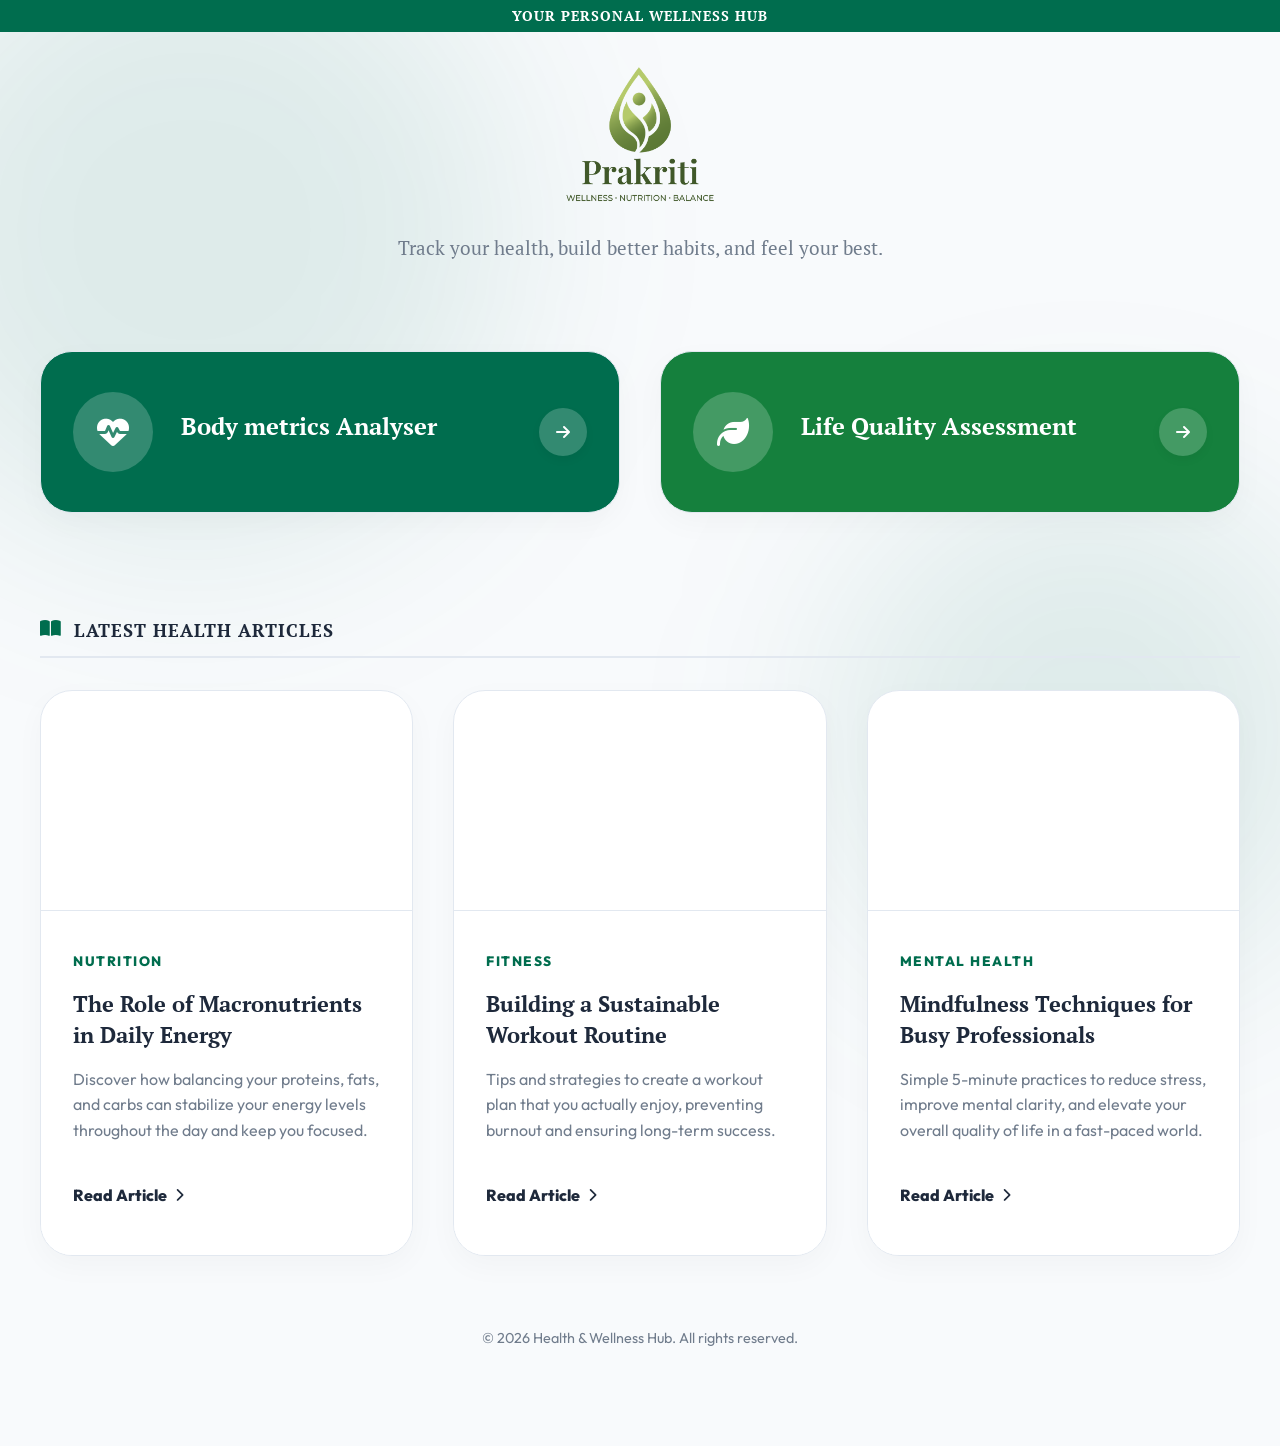
<file: index.html>
<!DOCTYPE html>
<html lang="en">
<head>
    <meta charset="UTF-8">
    <meta name="viewport" content="width=device-width, initial-scale=1.0">
    <title>Health & Wellness Hub</title>
    <link href="https://fonts.googleapis.com/css2?family=Outfit:wght@300;400;500;600;700;800&family=PT+Serif:wght@400;700&display=swap" rel="stylesheet">
    <link rel="stylesheet" href="https://cdnjs.cloudflare.com/ajax/libs/font-awesome/6.4.0/css/all.min.css">
    <link rel="stylesheet" href="styles.css">
    <link rel="stylesheet" href="home.css">
</head>
<body>
    <div class="background-blobs">
        <div class="blob blob-1"></div>
        <div class="blob blob-2"></div>
    </div>
    <div class="top-bar">
        <span class="top-bar-title">Your Personal Wellness Hub</span>
    </div>

    <div class="app-container home-container">
        <header class="header" style="text-align: center; margin-bottom: 1rem;">
            <div class="logo" style="margin-bottom: 1.5rem;">
                <a href="index.html">
                    <img src="assets/Prakriti - logo.png" alt="MyPrakrit Logo" class="logo-img" style="height: 140px; width: auto; object-fit: contain;">
                </a>
            </div>
            <h3 class="subtitle" style="font-size: 1.2rem; font-weight: 500; color: var(--text-muted); max-width: 600px; margin: 0 auto; line-height: 1.5;">Track your health, build better habits, and feel your best.</h3>
        </header>

        <style>
            .top-bar {
                position: absolute;
                top: 0;
                left: 0;
                width: 100%;
                display: flex;
                align-items: center;
                justify-content: center;
                padding: 0.35rem 1rem;
                background-color: var(--primary); /* Update to new primary teal */
            }
            .top-bar-title {
                font-family: 'PT Serif', serif;
                font-size: 0.85rem;
                font-weight: 700;
                color: #ffffff;
                text-transform: uppercase;
                letter-spacing: 1px;
            }
            
            .nav-card.bg-health {
                background-color: var(--primary) !important; /* Update to new primary teal */
            }
            .nav-card.bg-health h3, .nav-card.bg-health p, .nav-card.bg-health i {
                color: #ffffff !important;
            }
            .nav-card.bg-health .nav-card-icon, .nav-card.bg-health .nav-card-arrow {
                background-color: rgba(255, 255, 255, 0.2) !important;
            }

            .nav-card.bg-nature {
                background-color: #15803d !important; /* Leaf Green */
            }
            .nav-card.bg-nature h3, .nav-card.bg-nature p, .nav-card.bg-nature i {
                color: #ffffff !important;
            }
            .nav-card.bg-nature .nav-card-icon, .nav-card.bg-nature .nav-card-arrow {
                background-color: rgba(255, 255, 255, 0.2) !important;
            }
            
            @media screen and (max-width: 768px) {
                .top-bar {
                    padding: 0.5rem 1rem;
                }
                .top-bar-title {
                    font-size: 0.95rem;
                }
                
                /* Mobile 2-grid for cards */
                .cards-grid {
                    grid-template-columns: repeat(2, 1fr) !important;
                    gap: 0.75rem !important;
                }
                .nav-card {
                    padding: 1.25rem 0.5rem !important;
                    min-height: auto;
                    display: flex;
                    flex-direction: column;
                    align-items: center;
                    justify-content: center;
                    text-align: center;
                }
                .nav-card-icon {
                    width: 50px !important;
                    height: 50px !important;
                    font-size: 1.5rem !important;
                    margin-bottom: 0.5rem !important;
                }
                .nav-card-content h3 {
                    font-size: 1rem !important;
                    margin-bottom: 0.5rem !important;
                    line-height: 1.2;
                }
                .nav-card-arrow {
                    margin-top: 0.5rem !important;
                    display: flex !important; /* Ensure arrows are back */
                    width: 36px !important;
                    height: 36px !important;
                    transform: rotate(0deg) !important; /* Point right */
                }
            }
        </style>

        <!-- Calculators Section -->
        <section class="calculators-section">
            <div class="cards-grid">
                 <a href="health-calculator.html" class="nav-card bg-health">
                    <div class="nav-card-icon">
                        <i class="fa-solid fa-heart-pulse"></i>
                    </div>
                    <div class="nav-card-content">
                        <h3>Body metrics Analyser</h3>
                    </div>
                    <div class="nav-card-arrow">
                        <i class="fa-solid fa-arrow-right"></i>
                    </div>
                 </a>
                 <a href="lqs-assessment.html" class="nav-card bg-nature">
                    <div class="nav-card-icon">
                        <i class="fa-solid fa-leaf"></i>
                    </div>
                    <div class="nav-card-content">
                        <h3>Life Quality Assessment</h3>
                    </div>
                    <div class="nav-card-arrow">
                        <i class="fa-solid fa-arrow-right"></i>
                    </div>
                 </a>
            </div>
        </section>

        <!-- Blogs Section -->
        <section class="blogs-section fade-in">
            <h2 class="section-title"><i class="fa-solid fa-book-open"></i> Latest Health Articles</h2>
            <div class="blogs-grid">
                <article class="blog-card">
                    <div class="blog-image img-placeholder-1"></div>
                    <div class="blog-content">
                        <span class="blog-category text-primary">Nutrition</span>
                        <h3 class="blog-title">The Role of Macronutrients in Daily Energy</h3>
                        <p class="blog-excerpt">Discover how balancing your proteins, fats, and carbs can stabilize your energy levels throughout the day and keep you focused.</p>
                        <a href="#" class="read-more">Read Article <i class="fa-solid fa-chevron-right"></i></a>
                    </div>
                </article>
                <article class="blog-card">
                    <div class="blog-image img-placeholder-2"></div>
                    <div class="blog-content">
                        <span class="blog-category text-accent">Fitness</span>
                        <h3 class="blog-title">Building a Sustainable Workout Routine</h3>
                        <p class="blog-excerpt">Tips and strategies to create a workout plan that you actually enjoy, preventing burnout and ensuring long-term success.</p>
                        <a href="#" class="read-more">Read Article <i class="fa-solid fa-chevron-right"></i></a>
                    </div>
                </article>
                <article class="blog-card">
                    <div class="blog-image img-placeholder-3">
                        <!-- We use an image class for background -->
                    </div>
                    <div class="blog-content">
                        <span class="blog-category text-green" style="color: var(--primary);">Mental Health</span>
                        <h3 class="blog-title">Mindfulness Techniques for Busy Professionals</h3>
                        <p class="blog-excerpt">Simple 5-minute practices to reduce stress, improve mental clarity, and elevate your overall quality of life in a fast-paced world.</p>
                        <a href="#" class="read-more">Read Article <i class="fa-solid fa-chevron-right"></i></a>
                    </div>
                </article>
            </div>
        </section>

        <footer class="footer">
            <p>&copy; 2026 Health &amp; Wellness Hub. All rights reserved.</p>
        </footer>
    </div>
</body>
</html>
</file>
<file: styles.css>
:root {
    --primary: #006D4E;
    --primary-glow: rgba(0, 109, 78, 0.15);
    --secondary: #1e293b;
    --accent: #006D4E;
    --accent-light: #E6F7F1;
    --text-main: #0f172a;
    --text-muted: #707C8C;
    --bg-main: #f8fafc;
    --card-bg: #ffffff;
    --input-bg: #f8fafc;
    --border-light: #e2e8f0;
    --border-dark: #cbd5e1;
    --radius-full: 9999px;
    --radius-xl: 32px;
    --radius-lg: 24px;
    --radius-md: 12px;
    --font-main: 'Outfit', sans-serif;
}

* {
    margin: 0;
    padding: 0;
    box-sizing: border-box;
    -webkit-font-smoothing: antialiased;
}

body {
    font-family: var(--font-main);
    background-color: var(--bg-main);
    color: var(--text-main);
    min-height: 100vh;
    padding: 2rem 1rem;
    overflow-x: hidden;
    line-height: 1.5;
}

h1, h2, h3, h4, h5, h6 {
    font-family: 'PT Serif', serif;
}

/* Background graphics - made subtle */
.background-blobs {
    position: fixed;
    top: 0;
    left: 0;
    width: 100%;
    height: 100%;
    z-index: -1;
    filter: blur(100px);
    pointer-events: none;
}
.blob { position: absolute; border-radius: 50%; opacity: 0.1; }
.blob-1 { width: 50vw; height: 50vw; background: var(--primary); top: -10%; left: -10%; }
.blob-2 { width: 40vw; height: 40vw; background: var(--accent); bottom: -10%; right: -5%; }

/* App Structure */
.app-container {
    max-width: 1100px;
    margin: 0 auto;
    display: flex;
    flex-direction: column;
    gap: 2.5rem;
}

/* Header */
.header { text-align: center; }
.logo { display: inline-flex; align-items: center; justify-content: center; }
.logo-img { height: 160px; width: auto; object-fit: contain; }
.subtitle { color: var(--text-muted); font-size: 1.1rem; margin-top: 0.5rem; font-weight: 500; }

/* Main Card */
.calculator-card {
    background-color: var(--card-bg);
    border: 1px solid var(--border-light);
    border-radius: var(--radius-xl);
    box-shadow: 0 20px 40px rgba(0, 0, 0, 0.04);
    padding: 3rem;
    width: 100%;
}

/* Form Structure */
.master-form { display: flex; flex-direction: column; gap: 3rem; }
.form-section { display: flex; flex-direction: column; gap: 1.5rem; }

.section-title {
    font-size: 1.15rem;
    font-weight: 800;
    color: var(--secondary);
    display: flex;
    align-items: center;
    gap: 0.75rem;
    border-bottom: 2px solid var(--border-light);
    padding-bottom: 0.75rem;
    text-transform: uppercase;
    letter-spacing: 1px;
    margin: 0;
}
.section-title i { width: 22px; height: 22px; color: var(--primary); }

/* Grid Layouts - Using minmax for safe shrinking */
.input-grid-triple {
    display: grid;
    grid-template-columns: repeat(auto-fit, minmax(250px, 1fr));
    gap: 1.5rem;
}

/* Inputs & Labels */
.input-group { display: flex; flex-direction: column; gap: 0.5rem; width: 100%; }
.input-group label {
    font-size: 0.85rem;
    font-weight: 700;
    color: var(--text-muted);
    text-transform: uppercase;
    letter-spacing: 0.5px;
}

/* BULLETPROOF VISIBLE INPUTS */
.input-group input {
    width: 100%;
    height: 56px;
    background-color: var(--input-bg);
    border: 1.5px solid var(--border-dark);
    border-radius: var(--radius-md);
    padding: 0 1.25rem;
    font-family: var(--font-main);
    font-size: 1.05rem;
    font-weight: 600;
    color: var(--text-main);
    transition: all 0.2s ease;
    appearance: none; /* remove mobile default styling */
}

.input-group input:focus {
    outline: none;
    border-color: var(--primary);
    background-color: #ffffff;
    box-shadow: 0 0 0 4px var(--primary-glow);
}

/* Gender Toggle Radio Group */
.premium-radio-group {
    display: flex;
    background-color: var(--input-bg);
    border: 1.5px solid var(--border-dark);
    padding: 4px;
    border-radius: var(--radius-md);
    height: 56px;
    width: 100%;
}
.radio-label { flex: 1; position: relative; cursor: pointer; display: flex; }
.radio-label input { position: absolute; opacity: 0; cursor: pointer; }
.radio-custom {
    flex: 1;
    display: flex;
    align-items: center;
    justify-content: center;
    border-radius: 8px;
    font-weight: 700;
    font-size: 0.95rem;
    color: var(--text-muted);
    transition: all 0.2s;
}
.radio-label input:checked + .radio-custom {
    background-color: var(--secondary);
    color: #ffffff;
}

/* Action Buttons */
.form-actions-master {
    display: flex;
    gap: 1.5rem;
    margin-top: 1rem;
    width: 100%;
}

.master-calculate-btn {
    flex: 3;
    height: 60px;
    background-color: var(--primary);
    border: none;
    border-radius: var(--radius-full);
    color: #ffffff;
    font-family: var(--font-main);
    font-size: 1.15rem;
    font-weight: 800;
    display: flex;
    align-items: center;
    justify-content: center;
    gap: 0.75rem;
    cursor: pointer;
    box-shadow: 0 8px 25px var(--primary-glow);
    transition: transform 0.2s, box-shadow 0.2s;
    appearance: none;
    -webkit-appearance: none;
}
.master-calculate-btn:hover {
    transform: translateY(-2px);
    box-shadow: 0 12px 30px var(--primary-glow);
}

.master-reset-btn {
    flex: 1;
    height: 60px;
    background-color: #ffffff;
    border: 1.5px solid var(--border-dark);
    border-radius: var(--radius-full);
    color: var(--text-muted);
    font-family: var(--font-main);
    font-size: 1rem;
    font-weight: 700;
    cursor: pointer;
    display: flex;
    align-items: center;
    justify-content: center;
    transition: all 0.2s;
    appearance: none;
    -webkit-appearance: none;
}
.master-reset-btn:hover {
    background-color: #fee2e2;
    color: #ef4444;
    border-color: #f87171;
}

/* Results Dashboard - Premium Report Design */
.results-dashboard {
    margin-top: 3rem;
}

#capture-report-area {
    display: flex;
    flex-direction: column;
    gap: 1.5rem;
}

/* Header Card */
.report-header-card {
    background-color: var(--primary); 
    border-radius: 16px;
    padding: 2.5rem;
    color: #ffffff;
    box-shadow: 0 10px 30px var(--primary-glow);
    position: relative;
    overflow: hidden;
}
.report-header-card::after {
    content: '';
    position: absolute;
    top: -50%;
    right: -10%;
    width: 300px;
    height: 300px;
    background-color: rgba(255, 255, 255, 0.05); /* very subtle circle */
    border-radius: 50%;
}
.report-badge {
    display: inline-block;
    background-color: rgba(255, 255, 255, 0.2);
    color: #ffffff;
    padding: 0.4rem 1rem;
    border-radius: 20px;
    font-size: 0.75rem;
    font-weight: 800;
    letter-spacing: 1px;
    margin-bottom: 1.25rem;
}
.report-title {
    font-size: 2.25rem;
    font-family: 'Times New Roman', Times, serif; /* Elegant serif as requested */
    margin: 0 0 0.5rem 0;
    font-weight: 700;
    line-height: 1.1;
}
.report-meta {
    font-size: 0.95rem;
    opacity: 0.9;
    margin-bottom: 2rem;
}
.report-stats-row {
    display: flex;
    gap: 1rem;
    flex-wrap: wrap;
    position: relative;
    z-index: 2;
}
.stat-pill {
    background-color: rgba(255, 255, 255, 0.15);
    padding: 0.6rem 1.2rem;
    border-radius: 8px;
    display: flex;
    flex-direction: column;
    min-width: 80px;
}
.stat-label {
    font-size: 0.75rem;
    opacity: 0.8;
    margin-bottom: 0.2rem;
}
.stat-pill strong {
    font-size: 1.1rem;
    font-weight: 700;
}

/* Assessment Banner */
.assessment-banner {
    background-color: var(--accent-light);
    border-radius: 16px;
    padding: 2rem;
    display: flex;
    align-items: center;
    gap: 1.5rem;
}
.assessment-icon {
    width: 60px;
    height: 60px;
    background-color: rgba(255, 255, 255, 0.4);
    color: var(--primary);
    border-radius: 50%;
    display: flex;
    align-items: center;
    justify-content: center;
    flex-shrink: 0;
}
.assessment-icon i { width: 30px; height: 30px; }
.assessment-content { flex: 1; }
.assessment-label {
    font-size: 0.75rem;
    font-weight: 800;
    letter-spacing: 1px;
    color: var(--primary);
    margin-bottom: 0.5rem;
}
.assessment-content h3 {
    color: var(--primary);
    font-size: 1.75rem;
    margin: 0 0 0.5rem 0;
    font-family: 'Times New Roman', Times, serif;
}
.assessment-content p {
    color: var(--text-main);
    opacity: 0.8;
    margin: 0;
    font-size: 1.05rem;
}

/* Metrics Grid */
.metrics-grid {
    display: grid;
    grid-template-columns: repeat(2, 1fr);
    gap: 1.5rem;
}

/* Card Structures */
.metric-card {
    background-color: #ffffff;
    border-radius: 16px;
    padding: 2rem;
    box-shadow: 0 4px 12px rgba(0,0,0,0.03);
    border: 1px solid #f1f5f9;
    display: flex;
    flex-direction: column;
}

.border-top-green { border-top: 4px solid var(--primary); }
.border-top-blue { border-top: 4px solid #707C8C; }
.border-top-orange { border-top: 4px solid #1e293b; }

.metric-header {
    display: flex;
    flex-direction: column;
    margin-bottom: 1.5rem;
}
.metric-title {
    font-size: 0.85rem;
    font-weight: 800;
    color: #64748b;
    letter-spacing: 1px;
}
.metric-subtitle {
    font-size: 0.9rem;
    color: #94a3b8;
}

.metric-value-row {
    display: flex;
    align-items: baseline;
    gap: 0.5rem;
    margin-bottom: 1rem;
}
.metric-value {
    font-size: 3rem;
    font-weight: 800;
    font-family: 'Times New Roman', Times, serif;
}
.metric-unit {
    color: #64748b;
    font-weight: 600;
}

.text-green { color: var(--primary); }
.text-blue { color: #5A6A80; }
.text-orange { color: #1e293b; }

.metric-badge {
    align-self: flex-start;
    padding: 0.4rem 1rem;
    border-radius: 20px;
    font-size: 0.85rem;
    font-weight: 700;
    margin-bottom: 2rem;
}
.badge-green { background-color: var(--accent-light); color: var(--primary); }
.badge-blue { background-color: #f1f5f9; color: #5A6A80; }
.badge-orange { background-color: #e2e8f0; color: #1e293b; }

/* Progress */
.metric-progress-wrapper {
    width: 100%;
    height: 6px;
    background-color: #e2e8f0;
    border-radius: 3px;
    margin-bottom: 1.5rem;
    overflow: hidden;
}
.metric-progress {
    height: 100%;
    border-radius: 3px;
    transition: width 1s cubic-bezier(0.4, 0, 0.2, 1);
}
.progress-green { background-color: #10b981; }
.progress-blue { background-color: #0ea5e9; }
.progress-orange { background-color: #f59e0b; }

.metric-desc {
    color: #64748b;
    font-size: 0.95rem;
    line-height: 1.6;
    margin: 0;
}

/* Master buttons */
.master-download-btn {
    width: 100%;
    display: flex;
    align-items: center;
    justify-content: center;
    gap: 0.75rem;
    padding: 1.25rem;
    background-color: var(--secondary);
    color: white;
    border: none;
    border-radius: var(--radius-md);
    font-size: 1.1rem;
    font-weight: 700;
    cursor: pointer;
    transition: background-color 0.2s, transform 0.2s;
    font-family: var(--font-main);
}
.master-download-btn:hover { background-color: #1e293b; transform: translateY(-2px); }

/* Metric Icon Row */
.metric-icon-row {
    display: flex;
    align-items: center;
    gap: 0.5rem;
}
.metric-icon-row i {
    width: 18px;
    height: 18px;
    color: #94a3b8;
}

/* BMI Gauge */
.bmi-gauge-container {
    width: 100%;
    max-width: 220px;
    margin: 0 auto 1rem;
}
.bmi-gauge {
    width: 100%;
    height: auto;
}
#bmi-needle {
    transform-origin: 100px 100px;
    transition: transform 1s cubic-bezier(0.34, 1.56, 0.64, 1);
}

/* Gradient Progress Bars */
.metric-progress {
    height: 100%;
    border-radius: 3px;
    transition: width 1s cubic-bezier(0.4, 0, 0.2, 1);
}
.progress-green { background: linear-gradient(90deg, #E6F7F1, var(--primary)); }
.progress-blue { background: linear-gradient(90deg, #f1f5f9, #707C8C); }
.progress-orange { background: linear-gradient(90deg, #e2e8f0, #1e293b); }

/* Calorie Breakdown */
.calorie-breakdown {
    background-color: #ffffff;
    border-radius: 16px;
    padding: 2rem;
    display: flex;
    align-items: center;
    gap: 3rem;
    box-shadow: 0 4px 12px rgba(0,0,0,0.03);
    border: 1px solid #f1f5f9;
}
.breakdown-chart-area {
    position: relative;
    width: 180px;
    height: 180px;
    flex-shrink: 0;
}
.donut-center-label {
    position: absolute;
    top: 50%;
    left: 50%;
    transform: translate(-50%, -50%);
    text-align: center;
    display: flex;
    flex-direction: column;
}
.donut-value {
    font-size: 1.75rem;
    font-weight: 800;
    color: #0f172a;
    font-family: 'Times New Roman', Times, serif;
}
.donut-label {
    font-size: 0.75rem;
    color: #94a3b8;
    font-weight: 600;
}
.breakdown-legend {
    flex: 1;
}
.breakdown-title {
    font-size: 1.15rem;
    font-weight: 800;
    color: #0f172a;
    display: flex;
    align-items: center;
    gap: 0.5rem;
    margin-bottom: 1.5rem;
}
.breakdown-title i { width: 20px; height: 20px; color: #64748b; }
.legend-item {
    display: flex;
    align-items: center;
    gap: 1rem;
    padding: 0.75rem 0;
    border-bottom: 1px solid #f1f5f9;
}
.legend-item:last-child { border-bottom: none; }
.legend-dot {
    width: 14px;
    height: 14px;
    border-radius: 4px;
    flex-shrink: 0;
}
.legend-text {
    display: flex;
    flex-direction: column;
    gap: 0.15rem;
}
.legend-text strong {
    font-size: 0.95rem;
    color: #0f172a;
}
.legend-text span {
    font-size: 0.85rem;
    color: #64748b;
}

/* Target Card */
.target-card {
    background: linear-gradient(135deg, #0f172a, #1e3a5f);
    border-radius: 16px;
    padding: 2rem;
    display: flex;
    align-items: center;
    justify-content: space-between;
    gap: 2rem;
    color: #ffffff;
}
.target-left {
    display: flex;
    align-items: center;
    gap: 1.25rem;
}
.target-left > i {
    width: 40px;
    height: 40px;
    opacity: 0.6;
}
.target-label {
    font-size: 0.75rem;
    font-weight: 800;
    letter-spacing: 1px;
    opacity: 0.7;
    margin-bottom: 0.25rem;
}
.target-main-value {
    font-size: 2.5rem;
    font-weight: 800;
    font-family: 'Times New Roman', Times, serif;
    line-height: 1;
}
.target-main-value small {
    font-size: 1rem;
    font-weight: 600;
    opacity: 0.7;
}
.target-advice {
    font-size: 0.95rem;
    opacity: 0.8;
    max-width: 280px;
    text-align: right;
    line-height: 1.5;
    margin: 0;
}

@media (max-width: 768px) {
    .calorie-breakdown { flex-direction: column; text-align: center; gap: 1.5rem; }
    .breakdown-chart-area { margin: 0 auto; }
    .target-card { flex-direction: column; text-align: center; }
    .target-left { flex-direction: column; }
    .target-advice { text-align: center; max-width: 100%; }
}

/* Activity Grid */
.activity-grid {
    display: grid;
    grid-template-columns: repeat(2, 1fr);
    gap: 1rem;
}
.activity-label { cursor: pointer; display: block; }
.activity-label input { position: absolute; opacity: 0; width: 0; height: 0; }
.activity-card {
    border: 1.5px solid var(--border-light);
    border-radius: var(--radius-md);
    padding: 1.25rem 1rem;
    background-color: var(--card-bg);
    transition: all 0.2s ease;
    height: 100%;
}
.activity-title {
    font-weight: 700;
    color: var(--text-main);
    font-size: 1.05rem;
    margin-bottom: 0.25rem;
    transition: color 0.2s;
}
.activity-desc {
    font-size: 0.85rem;
    color: var(--text-muted);
    opacity: 0.9;
}
.activity-label input:checked + .activity-card {
    border-color: var(--primary);
    background-color: var(--accent-light);
}
.activity-label input:checked + .activity-card .activity-title {
    color: var(--primary);
}

/* Styled Select */
.styled-select {
    width: 100%;
    height: 56px;
    background-color: var(--input-bg);
    border: 1.5px solid var(--border-dark);
    border-radius: var(--radius-md);
    padding: 0 1.25rem;
    font-family: var(--font-main);
    font-size: 1.05rem;
    font-weight: 600;
    color: var(--text-main);
    transition: all 0.2s ease;
    appearance: none;
    background-image: url("data:image/svg+xml;charset=US-ASCII,%3Csvg%20xmlns%3D%22http%3A%2F%2Fwww.w3.org%2F2000%2Fsvg%22%20width%3D%2224%22%20height%3D%2224%22%20viewBox%3D%220%200%2024%2024%22%20fill%3D%22none%22%20stroke%3D%22%2364748b%22%20stroke-width%3D%222%22%20stroke-linecap%3D%22round%22%20stroke-linejoin%3D%22round%22%3E%3Cpolyline%20points%3D%226%209%2012%2015%2018%209%22%3E%3C%2Fpolyline%3E%3C%2Fsvg%3E");
    background-repeat: no-repeat;
    background-position: right 1rem center;
    background-size: 1.2em;
}
.styled-select:focus {
    outline: none;
    border-color: var(--primary);
    background-color: #ffffff;
    box-shadow: 0 0 0 4px var(--primary-glow);
}

/* Info Hub */
.info-hub { margin-top: 3rem; }
.faq-section { background: var(--card-bg); padding: 2.5rem; border-radius: var(--radius-xl); box-shadow: 0 10px 30px rgba(0,0,0,0.03); border: 1px solid var(--border-light); }
.faq-section h3 { font-size: 1.5rem; font-weight: 800; color: var(--secondary); margin-bottom: 1.5rem; text-align: center; }
.faq-item { margin-bottom: 1.5rem; padding-bottom: 1.5rem; border-bottom: 1px solid var(--border-light); }
.faq-item:last-child { margin-bottom: 0; padding-bottom: 0; border-bottom: none; }
.faq-question { font-size: 1.05rem; font-weight: 700; color: var(--secondary); margin-bottom: 0.5rem; }
.faq-answer { font-size: 0.95rem; color: var(--text-muted); line-height: 1.6; }

.footer { text-align: center; padding: 2rem 0; color: var(--text-muted); font-size: 0.9rem; }

/* Utils & Animations */
.hidden { display: none !important; }

.fade-in { animation: fadeIn 0.5s cubic-bezier(0.16, 1, 0.3, 1) forwards; }
@keyframes fadeIn { from { opacity: 0; transform: translateY(15px); } to { opacity: 1; transform: translateY(0); } }

.result-box { 
    opacity: 0; 
    animation: fadeInUp 0.5s cubic-bezier(0.16, 1, 0.3, 1) forwards;
}

@keyframes fadeInUp { 
    from { opacity: 0; transform: translateY(30px) scale(0.95); } 
    to { opacity: 1; transform: translateY(0) scale(1); } 
}

.pulse-anim { animation: pulse 2s infinite; }
@keyframes pulse {
    0% { box-shadow: 0 0 0 0 rgba(14, 165, 233, 0.4); }
    70% { box-shadow: 0 0 0 10px rgba(14, 165, 233, 0); }
    100% { box-shadow: 0 0 0 0 rgba(14, 165, 233, 0); }
}

.spin { animation: spin 1s linear infinite; }
@keyframes spin { 100% { transform: rotate(360deg); } }

/* Capture Mode Overrides */
.pdf-capture-mode * {
    animation: none !important;
    transition: none !important;
}
.pdf-capture-mode .result-box,
.pdf-capture-mode .fade-in-up {
    opacity: 1 !important;
    transform: none !important;
}

/* ========================================= */
/* STRICT MOBILE OPTIMIZATION                */
/* ========================================= */
@media screen and (max-width: 768px) {
    body {
        padding: 1rem 0.75rem; /* Tighter padding for mobile body */
    }

    .app-container {
        gap: 1.5rem;
    }

    .logo h1 { font-size: 2rem; }
    .subtitle { font-size: 1rem; }

    .calculator-card {
        padding: 1.5rem; /* Completely overwrite desktop padding */
        border-radius: var(--radius-lg); 
    }

    .master-form { gap: 2rem; }
    .form-section { gap: 1.25rem; }
    
    .section-title { font-size: 1rem; }

    /* Force grids to single column natively */
    .activity-grid, .input-grid-triple, .metrics-grid {
        grid-template-columns: 1fr;
        gap: 1.25rem;
    }

    .input-group input, .premium-radio-group {
        height: 50px; /* More standard mobile touch target */
        font-size: 1rem;
    }

    /* Force button stacking */
    .form-actions-master {
        flex-direction: column;
        gap: 0.75rem;
        margin-top: 0;
    }

    .master-calculate-btn, .master-reset-btn {
        width: 100%;
        flex: none; /* remove flex stretch */
    }

    .master-calculate-btn {
        height: 56px;
        font-size: 1.05rem;
    }

    .master-reset-btn {
        height: 50px;
        order: 2; /* Move reset below calculate */
    }
    
    .results-dashboard { margin-top: 2.5rem; }
    .report-title { font-size: 1.75rem; }
    .report-stats-row { gap: 0.5rem; }
    .stat-pill { min-width: 60px; padding: 0.5rem 0.8rem; }
    .assessment-banner { flex-direction: column; align-items: flex-start; }
    .metric-value { font-size: 2.25rem; }

    .master-download-btn {
        width: calc(100% - 2rem);
        margin: 1rem auto 0;
        height: 56px;
    }

    .faq-section { padding: 1.5rem; border-radius: var(--radius-lg); }
}

@media screen and (max-width: 380px) {
    /* Optimization for very small devices like SE */
    .calculator-card { padding: 1.25rem 1rem; }
    .logo h1 { font-size: 1.75rem; }
}
</file>
<file: home.css>
/* Home Page Styles */
.home-container {
    max-width: 1200px;
    padding-top: 2rem;
    padding-bottom: 2rem;
    animation: fadeIn 0.8s ease-out forwards;
}

.logo-text {
    font-size: 3.5rem;
    font-weight: 800;
    color: var(--secondary);
    font-family: var(--font-main);
    background: linear-gradient(135deg, var(--secondary), var(--primary));
    -webkit-background-clip: text;
    -webkit-text-fill-color: transparent;
    margin-bottom: 0.75rem;
    line-height: 1.2;
}

.header .subtitle {
    font-size: 1.2rem;
    color: var(--text-muted);
    max-width: 600px;
    margin: 0 auto;
}

/* Assessment Cards */
.cards-grid {
    display: grid;
    grid-template-columns: repeat(auto-fit, minmax(400px, 1fr));
    gap: 2.5rem;
    margin-top: 2rem;
}

.nav-card {
    display: flex;
    align-items: center;
    background-color: var(--card-bg);
    border: 1px solid var(--border-light);
    border-radius: var(--radius-xl);
    padding: 2.5rem 2rem;
    text-decoration: none;
    color: var(--text-main);
    transition: all 0.4s cubic-bezier(0.16, 1, 0.3, 1);
    box-shadow: 0 10px 30px rgba(0, 0, 0, 0.03);
    position: relative;
    overflow: hidden;
    z-index: 1;
}

.nav-card:hover {
    transform: translateY(-8px);
    box-shadow: 0 25px 50px rgba(0, 0, 0, 0.1);
    border-color: var(--border-dark);
}


.nav-card-icon {
    width: 80px;
    height: 80px;
    border-radius: 50%;
    display: flex;
    align-items: center;
    justify-content: center;
    flex-shrink: 0;
    margin-right: 1.75rem;
    font-size: 2rem;
    transition: transform 0.4s ease;
}

.nav-card:hover .nav-card-icon {
    transform: scale(1.1) rotate(5deg);
}

.bg-primary-light { background-color: var(--accent-light); }
.text-primary { color: var(--primary); }
.bg-accent-light { background-color: rgba(14, 165, 233, 0.1); }
.text-accent { color: var(--accent); }

.nav-card-content h3 {
    font-size: 1.5rem;
    font-weight: 800;
    margin-bottom: 0.75rem;
    color: var(--secondary);
    transition: color 0.3s ease;
}

.nav-card:nth-child(1):hover h3 { color: var(--primary); }
.nav-card:nth-child(2):hover h3 { color: var(--accent); }

.nav-card-content p {
    font-size: 1.05rem;
    color: var(--text-muted);
    line-height: 1.5;
    margin: 0;
}

.nav-card-arrow {
    margin-left: auto;
    width: 48px;
    height: 48px;
    border-radius: 50%;
    background-color: var(--input-bg);
    display: flex;
    align-items: center;
    justify-content: center;
    color: var(--text-muted);
    transition: all 0.4s cubic-bezier(0.16, 1, 0.3, 1);
    box-shadow: 0 4px 10px rgba(0,0,0,0.05);
}

.nav-card:hover .nav-card-arrow {
    background-color: var(--secondary);
    color: white;
    transform: translateX(8px);
    box-shadow: 0 8px 15px rgba(15, 23, 42, 0.2);
}

/* Blogs Section */
.blogs-section {
    margin-top: 4rem;
}

.blogs-grid {
    display: grid;
    grid-template-columns: repeat(auto-fit, minmax(320px, 1fr));
    gap: 2.5rem;
    margin-top: 2rem;
}

.blog-card {
    background-color: var(--card-bg);
    border-radius: var(--radius-xl);
    border: 1px solid var(--border-light);
    overflow: hidden;
    transition: all 0.4s cubic-bezier(0.16, 1, 0.3, 1);
    box-shadow: 0 10px 30px rgba(0, 0, 0, 0.03);
    display: flex;
    flex-direction: column;
}

.blog-card:hover {
    transform: translateY(-12px);
    box-shadow: 0 30px 60px rgba(0, 0, 0, 0.08);
}

.blog-image {
    width: 100%;
    height: 220px;
    background-size: cover;
    background-position: center;
    position: relative;
    transition: transform 0.5s ease;
    border-bottom: 1px solid var(--border-light);
}

.blog-card:hover .blog-image {
    transform: scale(1.05);
}

.blog-card > div:first-child {
    overflow: hidden; /* Wrapper to contain the image scale */
}

/* Beautiful placeholders */
.img-placeholder-1 { background-image: url('https://images.unsplash.com/photo-1490645935967-10de6ba17061?auto=format&fit=crop&w=800&q=80'); }
.img-placeholder-2 { background-image: url('https://images.unsplash.com/photo-1571019614242-c5c5dee9f50b?auto=format&fit=crop&w=800&q=80'); }
.img-placeholder-3 { background-image: url('https://images.unsplash.com/photo-1544367567-0f2fcb009e0b?auto=format&fit=crop&w=800&q=80'); }

.blog-content {
    padding: 2.5rem 2rem;
    display: flex;
    flex-direction: column;
    flex: 1;
    background-color: var(--card-bg); /* ensure background stays solid above scaling image */
    position: relative;
    z-index: 2;
}

.blog-category {
    font-size: 0.85rem;
    font-weight: 800;
    text-transform: uppercase;
    letter-spacing: 1.5px;
    margin-bottom: 1rem;
    display: inline-block;
}

.blog-title {
    font-size: 1.4rem;
    font-weight: 800;
    color: var(--secondary);
    margin-bottom: 1rem;
    line-height: 1.4;
    transition: color 0.3s;
}

.blog-card:hover .blog-title {
    color: var(--primary);
}

.blog-card:nth-child(2):hover .blog-title {
    color: var(--accent);
}

.blog-card:nth-child(3):hover .blog-title {
    color: var(--primary);
}

.blog-excerpt {
    font-size: 1rem;
    color: var(--text-muted);
    line-height: 1.6;
    margin-bottom: 2rem;
    flex: 1;
}

.read-more {
    font-weight: 800;
    color: var(--secondary);
    text-decoration: none;
    display: inline-flex;
    align-items: center;
    gap: 0.5rem;
    font-size: 1rem;
    transition: all 0.3s ease;
    padding: 0.5rem 0;
    width: fit-content;
}

.read-more i {
    font-size: 0.85rem;
    transition: transform 0.3s cubic-bezier(0.16, 1, 0.3, 1);
}

.read-more:hover {
    color: var(--primary);
    gap: 0.75rem; /* push arrow slightly via gap */
}

.read-more:hover i {
    transform: translateX(4px);
}

/* Animations */
@keyframes fadeIn {
    from { opacity: 0; transform: translateY(20px); }
    to { opacity: 1; transform: translateY(0); }
}

/* Responsive Overrides */
@media screen and (max-width: 900px) {
    .cards-grid {
        grid-template-columns: 1fr;
    }
}

@media screen and (max-width: 768px) {
    .logo-text { font-size: 2.5rem; }
    
    .nav-card {
        padding: 1.5rem;
        flex-direction: column;
        text-align: center;
    }
    
    .nav-card-icon {
        margin-right: 0;
        margin-bottom: 1.25rem;
        width: 70px;
        height: 70px;
    }
    
    .nav-card-arrow {
        margin: 1.25rem auto 0;
        transform: rotate(90deg);
    }

    .nav-card:hover .nav-card-arrow {
        transform: rotate(90deg) translateY(-5px) translateX(0); /* push down visually */
    }

    .blog-content {
        padding: 1.5rem;
    }
}
</file>
